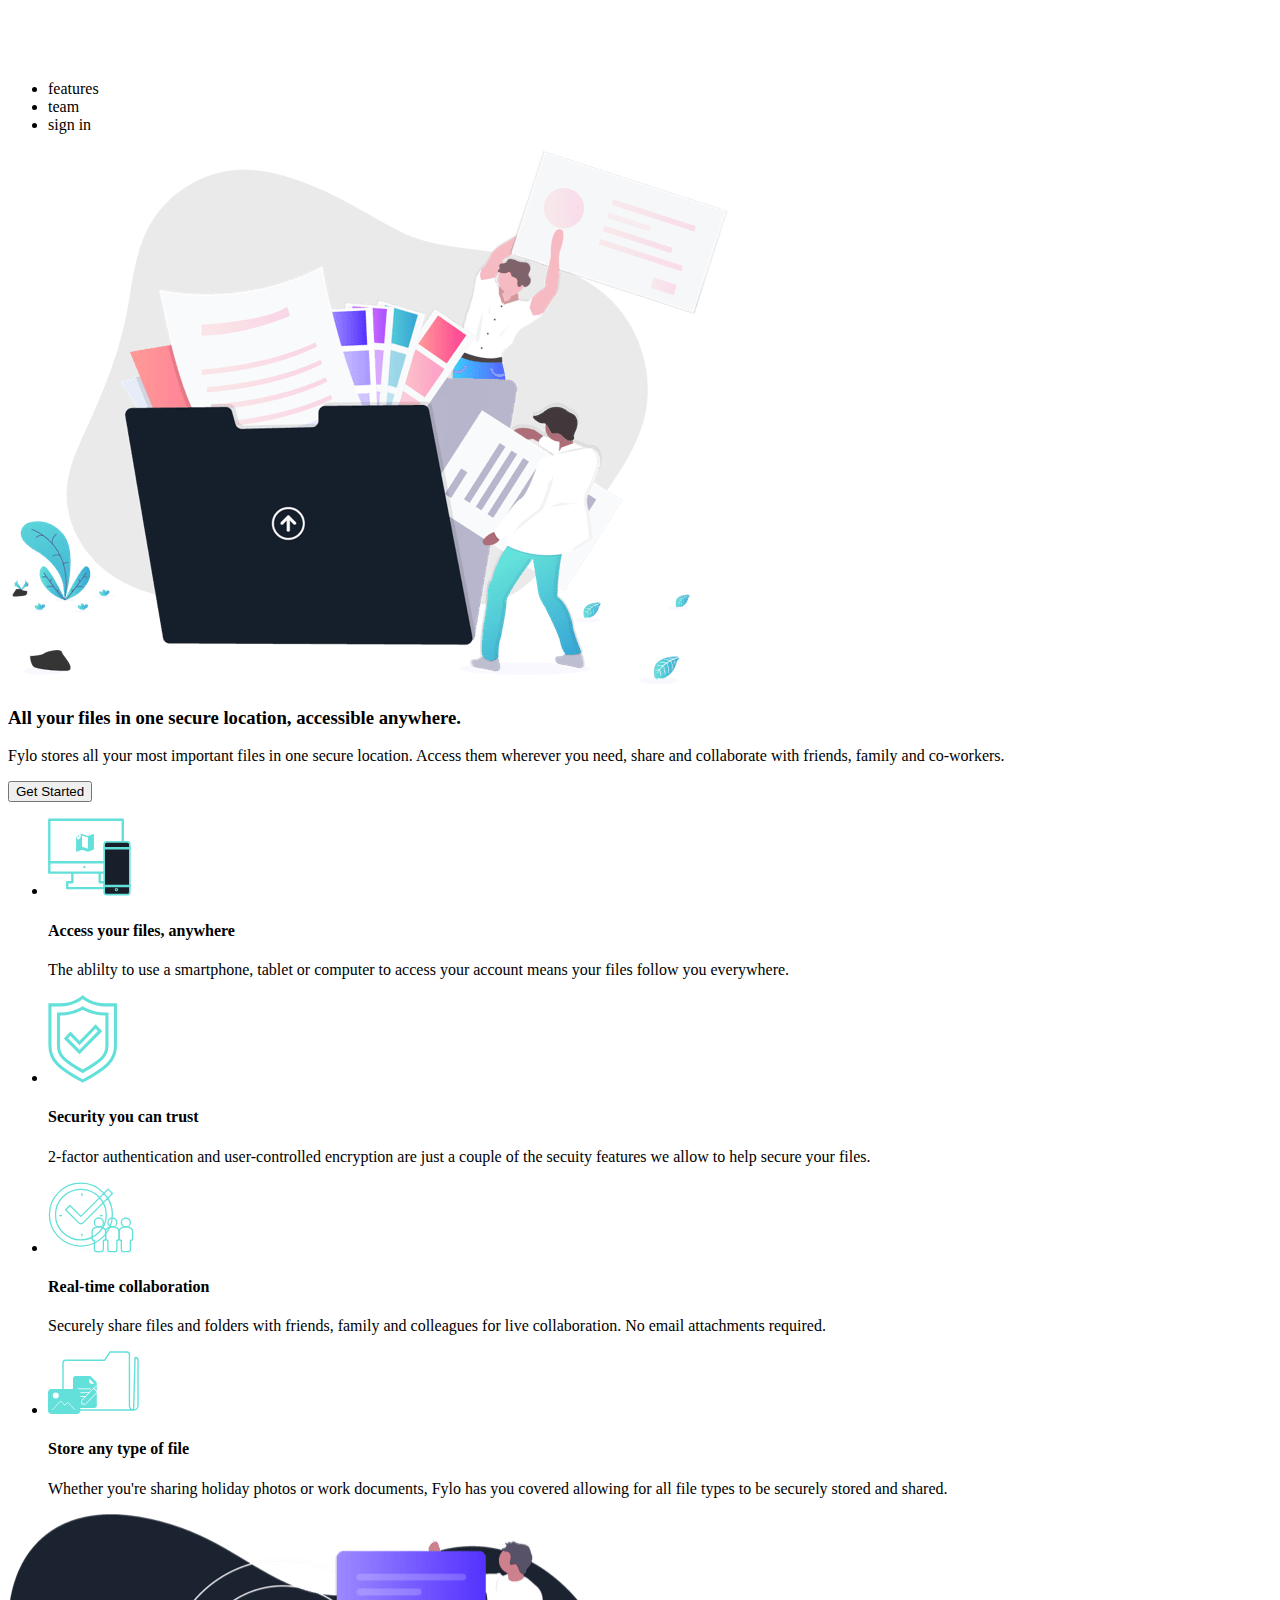
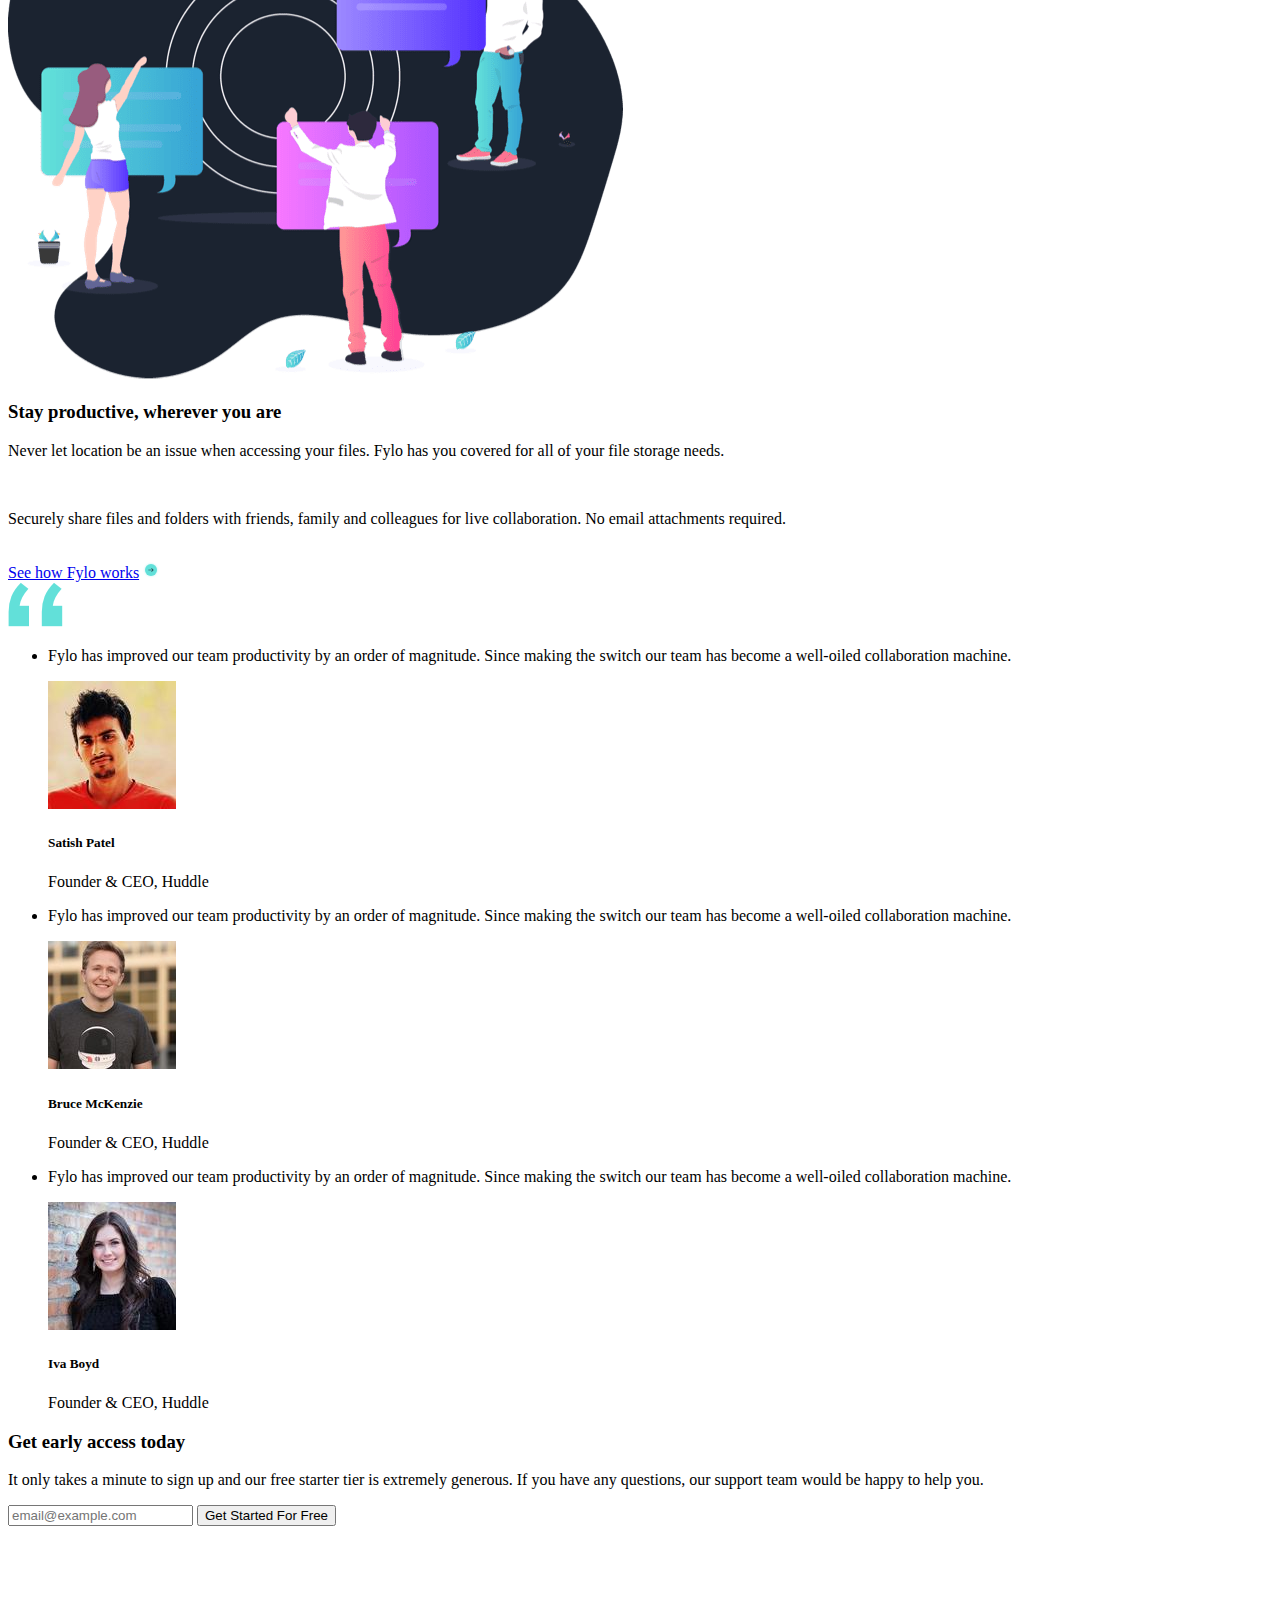
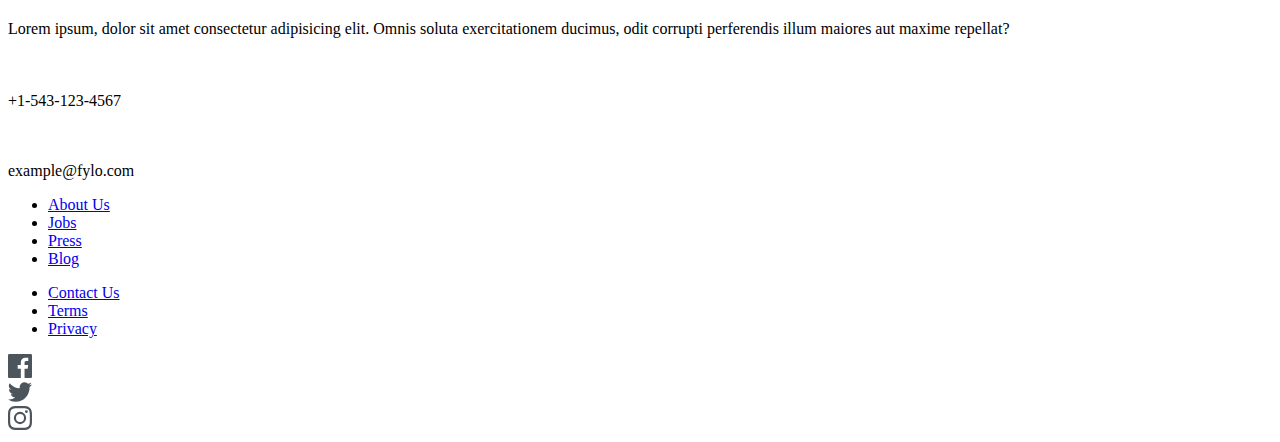
<file: index.html>
<!DOCTYPE html>
<html lang="en">
  <head>
    <meta charset="UTF-8" />
    <meta name="viewport" content="width=device-width, initial-scale=1.0" />
    <link
      rel="shortcut icon"
      href="images/favicon-32x32.png"
      type="image/x-icon"
    />
    <title>Fylo Landing Page</title>
    <link rel="stylesheet" href="css/style.css" />
  </head>
  <body>
    <header>
      <div class="header-container">
        <img class="logo" src="images/logo2.svg" alt="Fylo" />
        <ul class="nav">
          <li>features</li>
          <li>team</li>
          <li>sign in</li>
        </ul>
      </div>
      <section class="illustration-intro">
        <img src="images/illustration-intro.png" alt="Illustration-Intro" />
      </section>
    </header>
    <main>
      <div class="main-container">
        <section class="intro-section">
          <h3>All your files in one secure location, accessible anywhere.</h3>
          <p>
            Fylo stores all your most important files in one secure location.
            Access them wherever you need, share and collaborate with friends,
            family and co-workers.
          </p>
          <button class="cta">Get Started</button>
        </section>
        <section class="details-section">
          <ul>
            <li>
              <img
                src="images/icon-access-anywhere.svg"
                alt="Access-Anywhere"
              />
              <h4>Access your files, anywhere</h4>
              <p>
                The ablilty to use a smartphone, tablet or computer to access
                your account means your files follow you everywhere.
              </p>
            </li>
            <li>
              <img src="images/icon-security.svg" alt="Security" />
              <h4>Security you can trust</h4>
              <p>
                2-factor authentication and user-controlled encryption are just
                a couple of the secuity features we allow to help secure your
                files.
              </p>
            </li>
            <li>
              <img src="images/icon-collaboration.svg" alt="Collaboration" />
              <h4>Real-time collaboration</h4>
              <p>
                Securely share files and folders with friends, family and
                colleagues for live collaboration. No email attachments
                required.
              </p>
            </li>
            <li>
              <img src="images/icon-any-file.svg" alt="Any-File" />
              <h4>Store any type of file</h4>
              <p>
                Whether you're sharing holiday photos or work documents, Fylo
                has you covered allowing for all file types to be securely
                stored and shared.
              </p>
            </li>
          </ul>
        </section>
        <section class="stay-productive">
          <img
            src="images/illustration-stay-productive.png"
            alt="Stay-Productive"
          />
          <div>
            <h3>Stay productive, wherever you are</h3>
            <p>
              Never let location be an issue when accessing your files. Fylo has
              you covered for all of your file storage needs.
            </p>
            <br />
            <p>
              Securely share files and folders with friends, family and
              colleagues for live collaboration. No email attachments required.
            </p>
            <br />
            <div class="fylo-arrow">
              <a href="#">See how Fylo works</a>
              <img src="images/icon-arrow.svg" alt="Arrow" />
            </div>
          </div>
        </section>
        <section class="testimonial-section">
          <div class="testimonials">
            <img class="quotes" src="images/bg-quotes.png" />
            <ul>
              <li>
                <p>
                  Fylo has improved our team productivity by an order of
                  magnitude. Since making the switch our team has become a
                  well-oiled collaboration machine.
                </p>
                <div class="profile-image">
                  <img src="images/profile-1.jpg" alt="Profile-1" />
                </div>
                <div class="profile-text">
                  <h5>Satish Patel</h5>
                  <span>Founder &amp; CEO, Huddle</span>
                </div>
              </li>
              <li>
                <p>
                  Fylo has improved our team productivity by an order of
                  magnitude. Since making the switch our team has become a
                  well-oiled collaboration machine.
                </p>
                <div class="profile-image">
                  <img src="images/profile-2.jpg" alt="Profile-2" />
                </div>
                <div class="profile-text">
                  <h5>Bruce McKenzie</h5>
                  <span>Founder &amp; CEO, Huddle</span>
                </div>
              </li>
              <li>
                <p>
                  Fylo has improved our team productivity by an order of
                  magnitude. Since making the switch our team has become a
                  well-oiled collaboration machine.
                </p>
                <div class="profile-image">
                  <img src="images/profile-3.jpg" alt="Profile-3" />
                </div>
                <div class="profile-text">
                  <h5>Iva Boyd</h5>
                  <span>Founder &amp; CEO, Huddle</span>
                </div>
              </li>
            </ul>
          </div>
        </section>
      </div>
      <div class="subscription">
        <h3>Get early access today</h3>
        <p>
          It only takes a minute to sign up and our free starter tier is
          extremely generous. If you have any questions, our support team would
          be happy to help you.
        </p>
        <div class="subscription-form">
          <input placeholder="email@example.com" type="text" />
          <button type="submit">Get Started For Free</button>
        </div>
      </div>
    </main>
    <footer>
      <div class="footer-container">
        <section class="footer-head-section">
          <img src="images/logo2.svg" alt="Fylo" />
          <div class="location footer-icon-text">
            <div class="footer-icon">
              <img src="images/icon-location.svg" alt="Location" />
            </div>
            <div class="footer-text">
              <p>
                Lorem ipsum, dolor sit amet consectetur adipisicing elit. Omnis
                soluta exercitationem ducimus, odit corrupti perferendis illum
                maiores aut maxime repellat?
              </p>
            </div>
          </div>
        </section>
        <section class="footer-contact-section">
          <div class="phone footer-icon-text">
            <div class="footer-icon">
              <img src="images/icon-phone.svg" alt="Phone" />
            </div>
            <div class="footer-text"><p>+1-543-123-4567</p></div>
          </div>
          <div class="location footer-icon-text">
            <div class="footer-icon">
              <img src="images/icon-email.svg" alt="E-mail" />
            </div>
            <div class="footer-text"><p>example@fylo.com</p></div>
          </div>
        </section>
        <section class="footer-list-section">
          <ul>
            <li><a href="#">About Us</a></li>
            <li><a href="#">Jobs</a></li>
            <li><a href="#">Press</a></li>
            <li><a href="#">Blog</a></li>
          </ul>
        </section>
        <section class="footer-list-section">
          <ul>
            <li><a href="#">Contact Us</a></li>
            <li><a href="#">Terms</a></li>
            <li><a href="#">Privacy</a></li>
          </ul>
        </section>
        <section class="footer-icon-section">
          <div><img src="images/icon-facebook.svg" alt="Facebook" /></div>
          <div><img src="images/icon-twitter.svg" alt="Twitter" /></div>
          <div><img src="images/icon-instagram.svg" alt="Instagram" /></div>
        </section>
      </div>
    </footer>
  </body>
</html>
</file>
<file: css/style.css>

</file>
